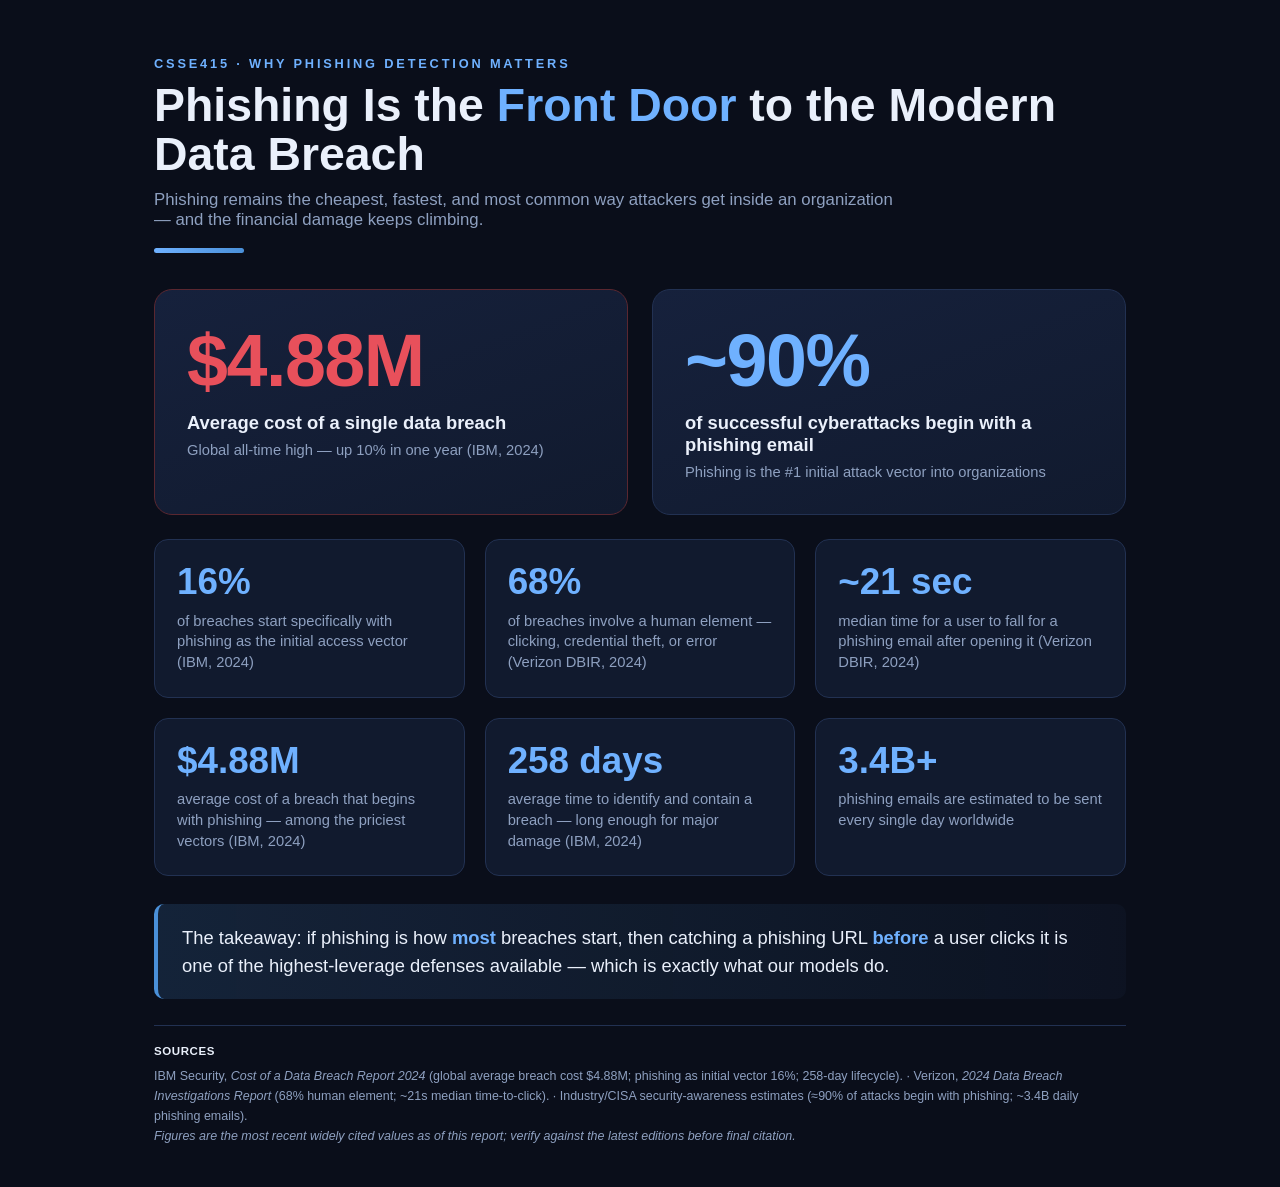
<file: slides/phishing-infographic.html>
<!DOCTYPE html>
<html lang="en">
<head>
<meta charset="UTF-8" />
<meta name="viewport" content="width=device-width, initial-scale=1.0" />
<title>The Cost of Phishing — Infographic</title>
<style>
  :root {
    --bg: #0a0e1a;
    --panel: #111a2e;
    --panel2: #16213c;
    --accent: #4a90d9;
    --accent2: #6fb1ff;
    --danger: #e8505b;
    --text: #eaf0fb;
    --muted: #8ea0c0;
    --border: #223152;
  }
  * { box-sizing: border-box; margin: 0; padding: 0; }
  body {
    background: var(--bg);
    color: var(--text);
    font-family: "Segoe UI", -apple-system, BlinkMacSystemFont, Roboto, sans-serif;
    -webkit-font-smoothing: antialiased;
  }
  .sheet {
    width: 1100px;
    margin: 0 auto;
    padding: 56px 64px 40px;
  }
  header { margin-bottom: 36px; }
  .kicker {
    color: var(--accent2);
    letter-spacing: 0.22em;
    text-transform: uppercase;
    font-size: 0.8rem;
    font-weight: 700;
    margin-bottom: 10px;
  }
  h1 {
    font-size: 2.9rem;
    line-height: 1.05;
    font-weight: 800;
  }
  h1 .accent { color: var(--accent2); }
  .subtitle {
    color: var(--muted);
    font-size: 1.05rem;
    margin-top: 12px;
    max-width: 760px;
  }
  .accent-rule {
    width: 90px; height: 5px;
    background: linear-gradient(90deg, var(--accent2), var(--accent));
    border-radius: 3px;
    margin-top: 18px;
  }

  /* Hero stats */
  .hero {
    display: grid;
    grid-template-columns: 1fr 1fr;
    gap: 24px;
    margin-bottom: 24px;
  }
  .hero-card {
    background: linear-gradient(160deg, var(--panel2), var(--panel));
    border: 1px solid var(--border);
    border-radius: 18px;
    padding: 34px 32px;
    position: relative;
    overflow: hidden;
  }
  .hero-card.danger { border-color: #5a2730; }
  .big-number {
    font-size: 4.6rem;
    font-weight: 800;
    line-height: 1;
    letter-spacing: -0.02em;
  }
  .hero-card .big-number { color: var(--accent2); }
  .hero-card.danger .big-number { color: var(--danger); }
  .hero-label {
    font-size: 1.15rem;
    font-weight: 600;
    margin-top: 14px;
  }
  .hero-sub {
    color: var(--muted);
    font-size: 0.92rem;
    margin-top: 8px;
  }

  /* Supporting stats */
  .grid {
    display: grid;
    grid-template-columns: repeat(3, 1fr);
    gap: 20px;
    margin-bottom: 28px;
  }
  .card {
    background: var(--panel);
    border: 1px solid var(--border);
    border-radius: 14px;
    padding: 24px 22px;
  }
  .card .num {
    font-size: 2.3rem;
    font-weight: 800;
    color: var(--accent2);
    line-height: 1;
  }
  .card .lbl {
    color: var(--muted);
    font-size: 0.92rem;
    margin-top: 10px;
    line-height: 1.4;
  }

  /* Takeaway band */
  .takeaway {
    background: linear-gradient(90deg, rgba(74,144,217,0.16), rgba(74,144,217,0.04));
    border-left: 4px solid var(--accent);
    border-radius: 10px;
    padding: 20px 24px;
    font-size: 1.15rem;
    line-height: 1.5;
    margin-bottom: 26px;
  }
  .takeaway strong { color: var(--accent2); }

  footer {
    border-top: 1px solid var(--border);
    padding-top: 16px;
    color: var(--muted);
    font-size: 0.78rem;
    line-height: 1.6;
  }
  footer .src-title {
    color: var(--text);
    font-weight: 600;
    letter-spacing: 0.05em;
    text-transform: uppercase;
    font-size: 0.72rem;
    margin-bottom: 6px;
  }
</style>
</head>
<body>
  <div class="sheet">
    <header>
      <div class="kicker">CSSE415 · Why Phishing Detection Matters</div>
      <h1>Phishing Is the <span class="accent">Front Door</span> to the Modern Data Breach</h1>
      <p class="subtitle">
        Phishing remains the cheapest, fastest, and most common way attackers
        get inside an organization — and the financial damage keeps climbing.
      </p>
      <div class="accent-rule"></div>
    </header>

    <section class="hero">
      <div class="hero-card danger">
        <div class="big-number">$4.88M</div>
        <div class="hero-label">Average cost of a single data breach</div>
        <div class="hero-sub">Global all-time high — up 10% in one year (IBM, 2024)</div>
      </div>
      <div class="hero-card">
        <div class="big-number">~90%</div>
        <div class="hero-label">of successful cyberattacks begin with a phishing email</div>
        <div class="hero-sub">Phishing is the #1 initial attack vector into organizations</div>
      </div>
    </section>

    <section class="grid">
      <div class="card">
        <div class="num">16%</div>
        <div class="lbl">of breaches start specifically with phishing as the initial access vector (IBM, 2024)</div>
      </div>
      <div class="card">
        <div class="num">68%</div>
        <div class="lbl">of breaches involve a human element — clicking, credential theft, or error (Verizon DBIR, 2024)</div>
      </div>
      <div class="card">
        <div class="num">~21 sec</div>
        <div class="lbl">median time for a user to fall for a phishing email after opening it (Verizon DBIR, 2024)</div>
      </div>
      <div class="card">
        <div class="num">$4.88M</div>
        <div class="lbl">average cost of a breach that begins with phishing — among the priciest vectors (IBM, 2024)</div>
      </div>
      <div class="card">
        <div class="num">258 days</div>
        <div class="lbl">average time to identify and contain a breach — long enough for major damage (IBM, 2024)</div>
      </div>
      <div class="card">
        <div class="num">3.4B+</div>
        <div class="lbl">phishing emails are estimated to be sent every single day worldwide</div>
      </div>
    </section>

    <div class="takeaway">
      The takeaway: if phishing is how <strong>most</strong> breaches start, then
      catching a phishing URL <strong>before</strong> a user clicks it is one of the
      highest-leverage defenses available — which is exactly what our models do.
    </div>

    <footer>
      <div class="src-title">Sources</div>
      IBM Security, <em>Cost of a Data Breach Report 2024</em> (global average breach cost $4.88M; phishing as initial vector 16%; 258-day lifecycle). ·
      Verizon, <em>2024 Data Breach Investigations Report</em> (68% human element; ~21s median time-to-click). ·
      Industry/CISA security-awareness estimates (≈90% of attacks begin with phishing; ~3.4B daily phishing emails).
      <br><em>Figures are the most recent widely cited values as of this report; verify against the latest editions before final citation.</em>
    </footer>
  </div>
</body>
</html>
</file>
